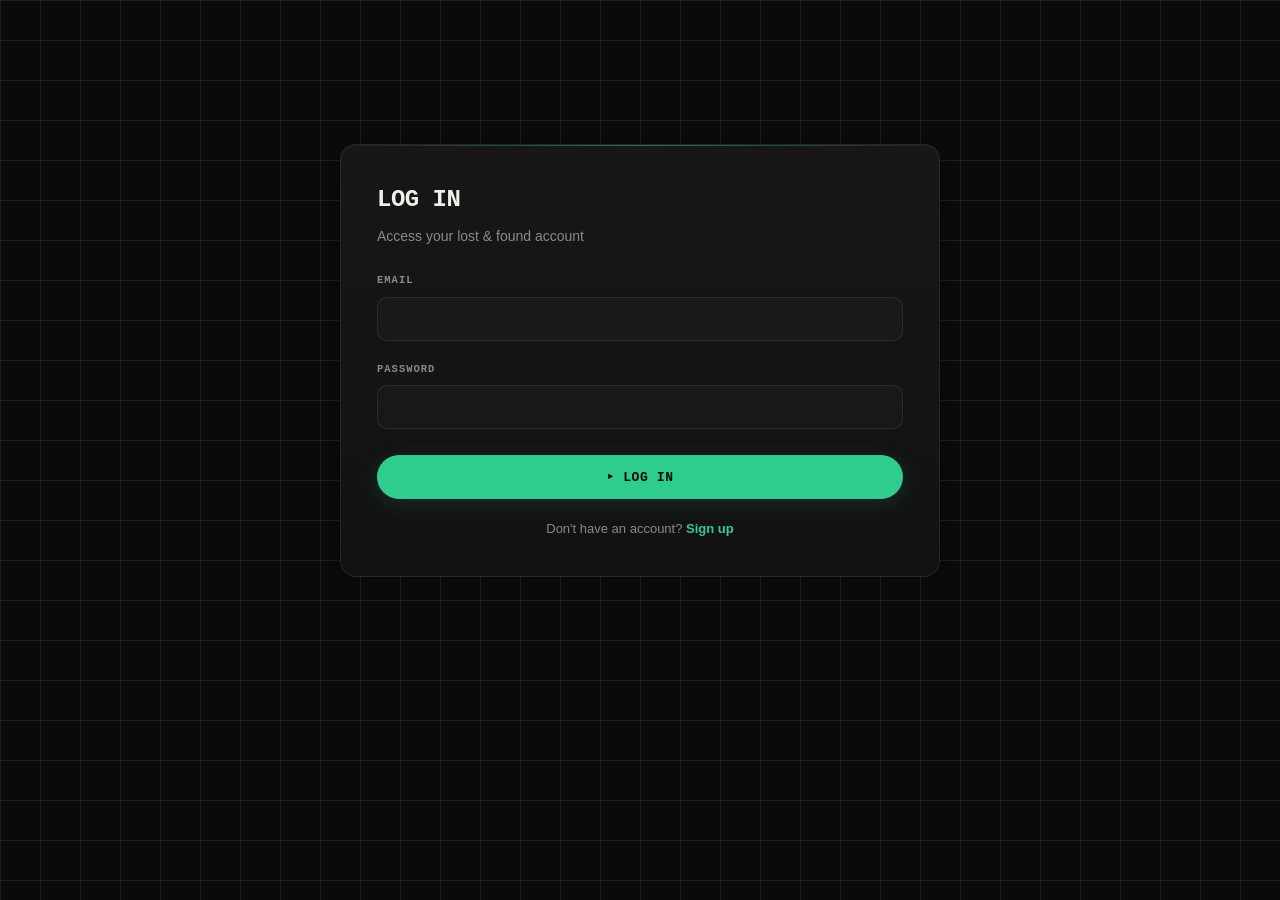
<file: frontend/index.html>
<!DOCTYPE html>
<html lang="en">
<head>
  <meta charset="UTF-8">
  <title>Lost & Found Matcher</title>
  <link rel="stylesheet" href="css/style.css">
</head>
<body>
  <nav>
    <a href="index.html" class="active">Post Item</a>
    <a href="browse.html">Browse Found</a>
    <a href="matches.html">My Matches</a>
    <a href="claims.html">Review Claims</a>
    <a href="activity.html">My Activity</a>
    <a href="#" id="logoutLink">Log out</a>
  </nav>

  <div class="container" style="margin-top: 20px;">
    <div class="card">
      <h1>Report an item</h1>
      <p class="subtitle">Upload a photo so we can find a match automatically</p>

      <form id="postForm">
  <div class="form-grid">
    <div>
      <label>Type</label>
      <div class="custom-select">
        <div class="custom-select-trigger"><span>Lost</span></div>
        <input type="hidden" id="type" value="lost">
        <div class="custom-select-options">
          <div class="custom-select-option selected" data-value="lost">Lost</div>
          <div class="custom-select-option" data-value="found">Found</div>
        </div>
      </div>
    </div>

    <div>
      <label for="category">Category</label>
      <input type="text" id="category" placeholder="e.g. backpack" required>
    </div>

    <div class="full-width">
      <label for="description">Description</label>
      <textarea id="description" rows="3" placeholder="Color, brand, identifying details" required></textarea>
    </div>

    <div>
      <label for="location">Location</label>
      <input type="text" id="location" placeholder="e.g. Library" required>
    </div>

    <div>
      <label for="image">Photo</label>
      <input type="file" id="image" accept="image/*" required>
    </div>
  </div>

  <button type="submit" id="submitBtn">Post item</button>
  <div class="error" id="errorMsg"></div>
</form>

      <div id="matchResult" style="margin-top: 20px; display: none;"></div>
    </div>
  </div>

  <script src="js/api.js"></script>
  <script>initCustomSelects();</script>
  <script>
    requireAuth();

    document.getElementById("logoutLink").addEventListener("click", (e) => {
      e.preventDefault();
      clearToken();
      window.location.href = "login.html";
    });

    document.getElementById("postForm").addEventListener("submit", async (e) => {
      e.preventDefault();
      const submitBtn = document.getElementById("submitBtn");
      const errorMsg = document.getElementById("errorMsg");
      const matchResult = document.getElementById("matchResult");
      errorMsg.style.display = "none";
      matchResult.style.display = "none";
      submitBtn.disabled = true;
      submitBtn.textContent = "Posting...";

      const formData = new FormData();
      formData.append("type", document.getElementById("type").value);
      formData.append("category", document.getElementById("category").value);
      formData.append("description", document.getElementById("description").value);
      formData.append("location", document.getElementById("location").value);
      formData.append("image", document.getElementById("image").files[0]);

      try {
        const item = await apiRequest("/items/", {
          method: "POST",
          body: formData,
        });

        // check for matches right after posting
        let matches = [];
        try {
          matches = await apiRequest(`/items/${item.id}/matches`);
        } catch (e) {
          matches = []; // no matches found is fine
        }

        matchResult.style.display = "block";
        if (matches.length > 0) {
          matchResult.innerHTML = `<strong style="color: var(--success);">Item posted — ${matches.length} possible match(es) found!</strong> Check "My Matches" to review.`;
        } else {
          matchResult.innerHTML = `<strong>Item posted.</strong> No matches yet — we'll keep checking as new items come in.`;
        }

        document.getElementById("postForm").reset();
      } catch (err) {
        errorMsg.textContent = err.message;
        errorMsg.style.display = "block";
      } finally {
        submitBtn.disabled = false;
        submitBtn.textContent = "Post item";
      }
    });
  </script>
</body>
</html>
</file>
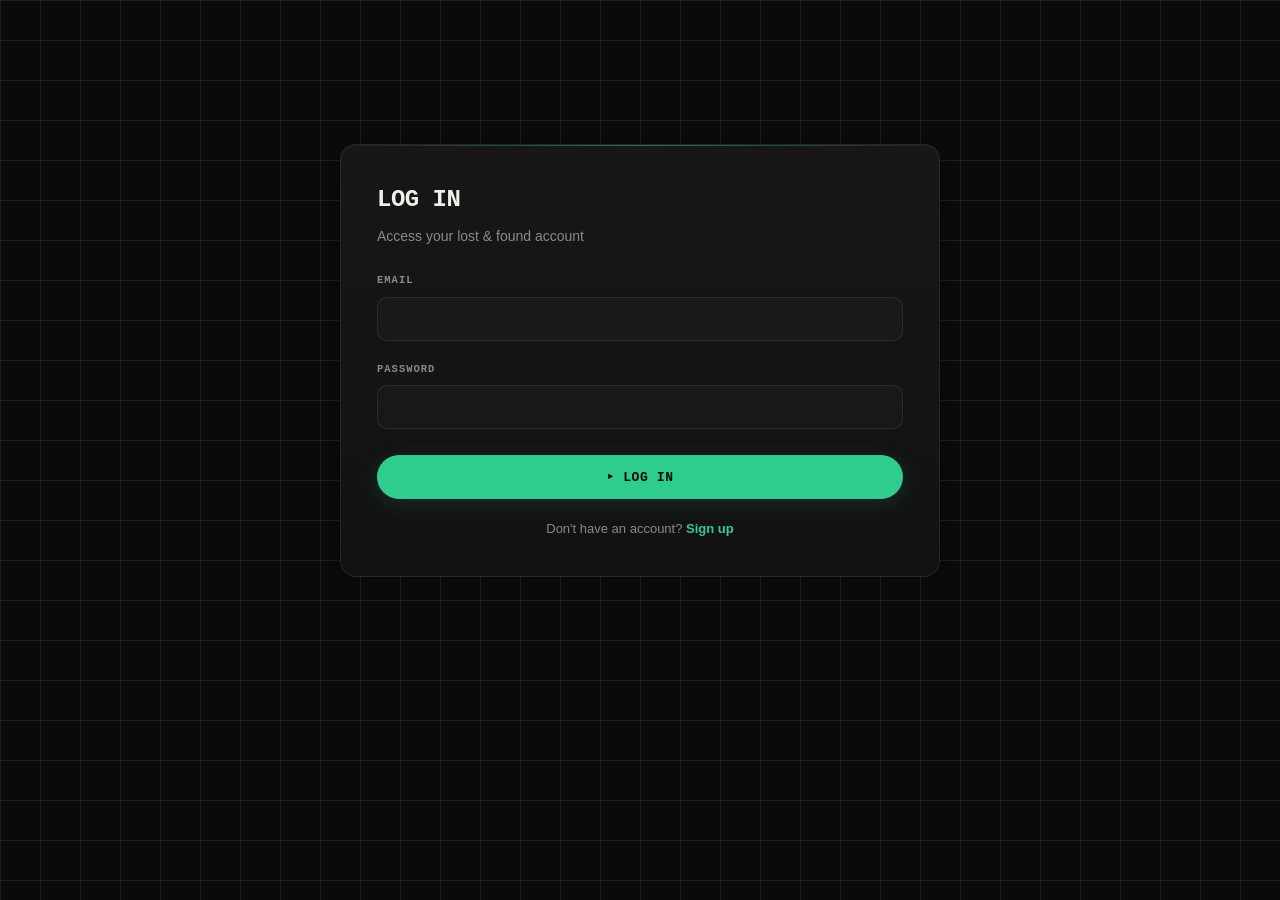
<file: frontend/activity.html>
<!DOCTYPE html>
<html lang="en">
<head>
  <meta charset="UTF-8">
  <title>My Activity — Lost & Found</title>
  <link rel="stylesheet" href="css/style.css">
</head>
<body>
  <nav>
    <a href="index.html">Post Item</a>
    <a href="browse.html">Browse Found</a>
    <a href="matches.html">My Matches</a>
    <a href="claims.html">Review Claims</a>
    <a href="activity.html" class="active">My Activity</a>
    <a href="#" id="logoutLink">Log out</a>
  </nav>

  <div class="container" style="max-width: 900px;">
    <div class="card">
      <h1>My activity</h1>
      <p class="subtitle">Track your posted items and claim status</p>
    </div>

    <h2 style="font-family:'Courier New',monospace; font-size:14px; text-transform:uppercase; letter-spacing:1px; color:var(--muted); margin:32px 0 12px;">My posted items</h2>
    <div id="myItemsList" class="tile-grid"></div>

    <h2 style="font-family:'Courier New',monospace; font-size:14px; text-transform:uppercase; letter-spacing:1px; color:var(--muted); margin:32px 0 12px;">Claims I've submitted</h2>
    <div id="myClaimsList" class="tile-grid"></div>
  </div>

  <script src="js/api.js"></script>
  <script>
    requireAuth();

    document.getElementById("logoutLink").addEventListener("click", (e) => {
      e.preventDefault();
      clearToken();
      window.location.href = "login.html";
    });

    async function loadMyItems() {
      const container = document.getElementById("myItemsList");
      try {
        const items = await apiRequest("/items/mine/all");
        if (items.length === 0) {
          container.innerHTML = `<p style="color: var(--muted);">You haven't posted any items yet.</p>`;
          return;
        }
        container.innerHTML = items.map(item => `
          <div class="item-card">
            <span class="badge badge-${item.type}">${item.type}</span>
            <h3>${item.category}</h3>
            <p>${item.description}</p>
            <p><strong>Location:</strong> ${item.location}</p>
          </div>
        `).join("");
      } catch (err) {
        container.innerHTML = `<p style="color: var(--danger);">${err.message}</p>`;
      }
    }

    async function loadMyClaims() {
      const container = document.getElementById("myClaimsList");
      try {
        const claims = await apiRequest("/items/my-claims/submitted");
        if (claims.length === 0) {
          container.innerHTML = `<p style="color: var(--muted);">You haven't submitted any claims yet.</p>`;
          return;
        }

        const cards = await Promise.all(claims.map(async (c) => {
          let itemInfo = "";
          try {
            const item = await apiRequest(`/items/${c.item_id}`);
            itemInfo = `<p><strong>Item:</strong> ${item.category} — ${item.description}</p>`;
          } catch {
            itemInfo = `<p><strong>Item:</strong> (no longer available)</p>`;
          }

          const statusColor = c.status === 'approved' ? 'found' : c.status === 'rejected' ? 'lost' : '';
          return `
            <div class="item-card">
              <span class="badge badge-${statusColor}">${c.status}</span>
              <h3>Your claim</h3>
              ${itemInfo}
              <p><strong>Your proof:</strong> "${c.identifying_answer}"</p>
              <p><strong>Submitted:</strong> ${new Date(c.created_at).toLocaleString()}</p>
              ${c.status === 'approved' ? `
                <p style="color:var(--success); font-weight:700; margin-top:8px;">✓ Approved!</p>
                <button onclick="getContact('${c.id}')" style="margin-top:10px;">Get finder's contact info</button>
                <p id="contact-${c.id}" style="margin-top:8px; font-weight:600;"></p>
              ` : ''}
              ${c.status === 'rejected' ? `<p style="color:var(--danger); font-weight:700; margin-top:8px;">✗ Rejected — this wasn't a match.</p>` : ''}
            </div>
          `;
        }));

        container.innerHTML = cards.join("");
      } catch (err) {
        container.innerHTML = `<p style="color: var(--danger);">${err.message}</p>`;
      }
    }

    async function getContact(claimId) {
      try {
        const contact = await apiRequest(`/items/claims/${claimId}/contact`);
        document.getElementById(`contact-${claimId}`).textContent = `Email: ${contact.email}`;
      } catch (err) {
        alert("Error: " + err.message);
      }
    }

    loadMyItems();
    loadMyClaims();
  </script>
</body>
</html>
</file>
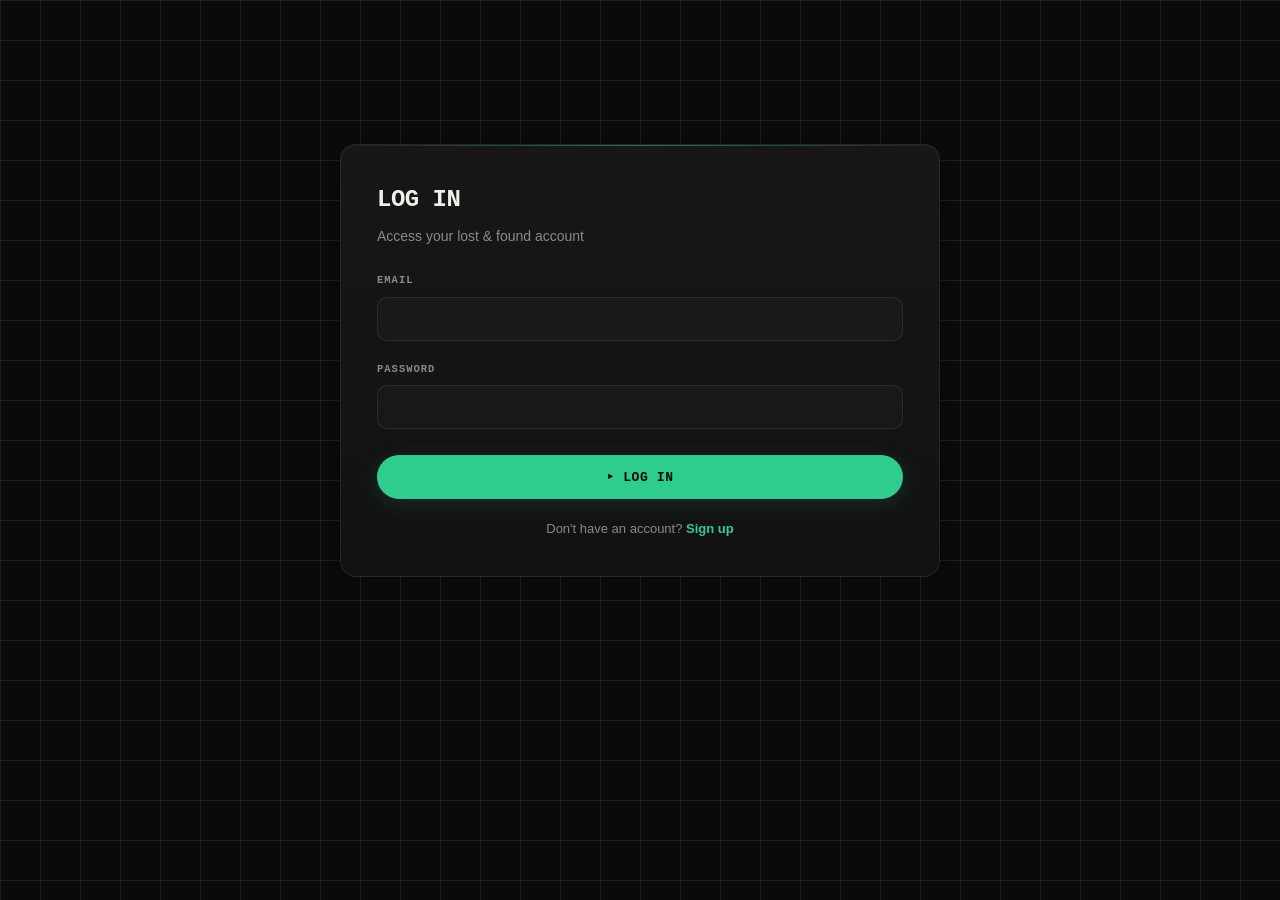
<file: frontend/browse.html>
<!DOCTYPE html>
<html lang="en">
<head>
  <meta charset="UTF-8">
  <title>Browse Found Items — Lost & Found</title>
  <link rel="stylesheet" href="css/style.css">
</head>
<body>
  <nav>
    <a href="index.html">Post Item</a>
    <a href="browse.html" class="active">Browse Found</a>
    <a href="matches.html">My Matches</a>
    <a href="claims.html">Review Claims</a>
    <a href="activity.html">My Activity</a>
    <a href="#" id="logoutLink">Log out</a>
  </nav>
 
  <div class="container" style="max-width: 900px;">
    <div class="card">
      <h1>Browse found items</h1>
      <p class="subtitle">No photo of your lost item? Search here instead</p>
 
      <div class="form-grid">
        <div>
          <label>Looking in</label>
          <div class="custom-select">
            <div class="custom-select-trigger"><span>Found items</span></div>
            <input type="hidden" id="searchType" value="found">
            <div class="custom-select-options">
              <div class="custom-select-option selected" data-value="found">Found items</div>
              <div class="custom-select-option" data-value="lost">Lost items</div>
            </div>
          </div>
        </div>
 
        <div>
          <label for="searchCategory">Category</label>
          <input type="text" id="searchCategory" placeholder="e.g. backpack">
        </div>
 
        <div>
          <label for="searchLocation">Location</label>
          <input type="text" id="searchLocation" placeholder="e.g. Library">
        </div>
 
        <div>
          <label for="searchText">Keyword</label>
          <input type="text" id="searchText" placeholder="e.g. black, blue elephant">
        </div>
      </div>
 
      <button id="searchBtn">Search</button>
    </div>
 
    <div id="results" class="tile-grid" style="margin-top: 24px;"></div>
  </div>
 
  <script src="js/api.js"></script>
  <script>initCustomSelects();</script>
  <script>
    requireAuth();
 
    document.getElementById("logoutLink").addEventListener("click", (e) => {
      e.preventDefault();
      clearToken();
      window.location.href = "login.html";
    });
 
    async function runSearch() {
      const type = document.getElementById("searchType").value;
      const category = document.getElementById("searchCategory").value;
      const location = document.getElementById("searchLocation").value;
      const search = document.getElementById("searchText").value;
 
      const params = new URLSearchParams({ type });
      if (category) params.append("category", category);
      if (location) params.append("location", location);
      if (search) params.append("search", search);
 
      const results = document.getElementById("results");
      results.innerHTML = `<p style="color: var(--muted);">Searching...</p>`;
 
      try {
        const items = await apiRequest(`/items/browse?${params.toString()}`);
        if (items.length === 0) {
          results.innerHTML = `<p style="color: var(--muted);">No items found. Try different filters.</p>`;
          return;
        }
        results.innerHTML = items.map(item => `
          <div class="item-card">
            <span class="badge badge-${item.type}">${item.type}</span>
            <h3>${item.category}</h3>
            <p>${item.description}</p>
            <p><strong>Location:</strong> ${item.location}</p>
            <img src="http://localhost:8000/${item.image_url}" style="width:100%; max-height:220px; object-fit:cover; border-radius:10px; margin-top:10px;" onerror="this.style.display='none'">
            <button onclick="submitClaim('${item.id}')">This is mine — claim it</button>
          </div>
        `).join("");
      } catch (err) {
        results.innerHTML = `<p style="color: var(--danger);">${err.message}</p>`;
      }
    }
 
    document.getElementById("searchBtn").addEventListener("click", runSearch);
 
    async function submitClaim(itemId) {
      const answer = prompt("Describe something only the true owner would know (mark, contents, sticker, etc):");
      if (!answer) return;
      try {
        await apiRequest(`/items/${itemId}/claim`, {
          method: "POST",
          headers: { "Content-Type": "application/json" },
          body: JSON.stringify({ identifying_answer: answer }),
        });
        alert("Claim submitted. The finder will review it.");
      } catch (err) {
        alert("Error: " + err.message);
      }
    }
 
    // run initial search on load
    runSearch();
  </script>
</body>
</html>
</file>
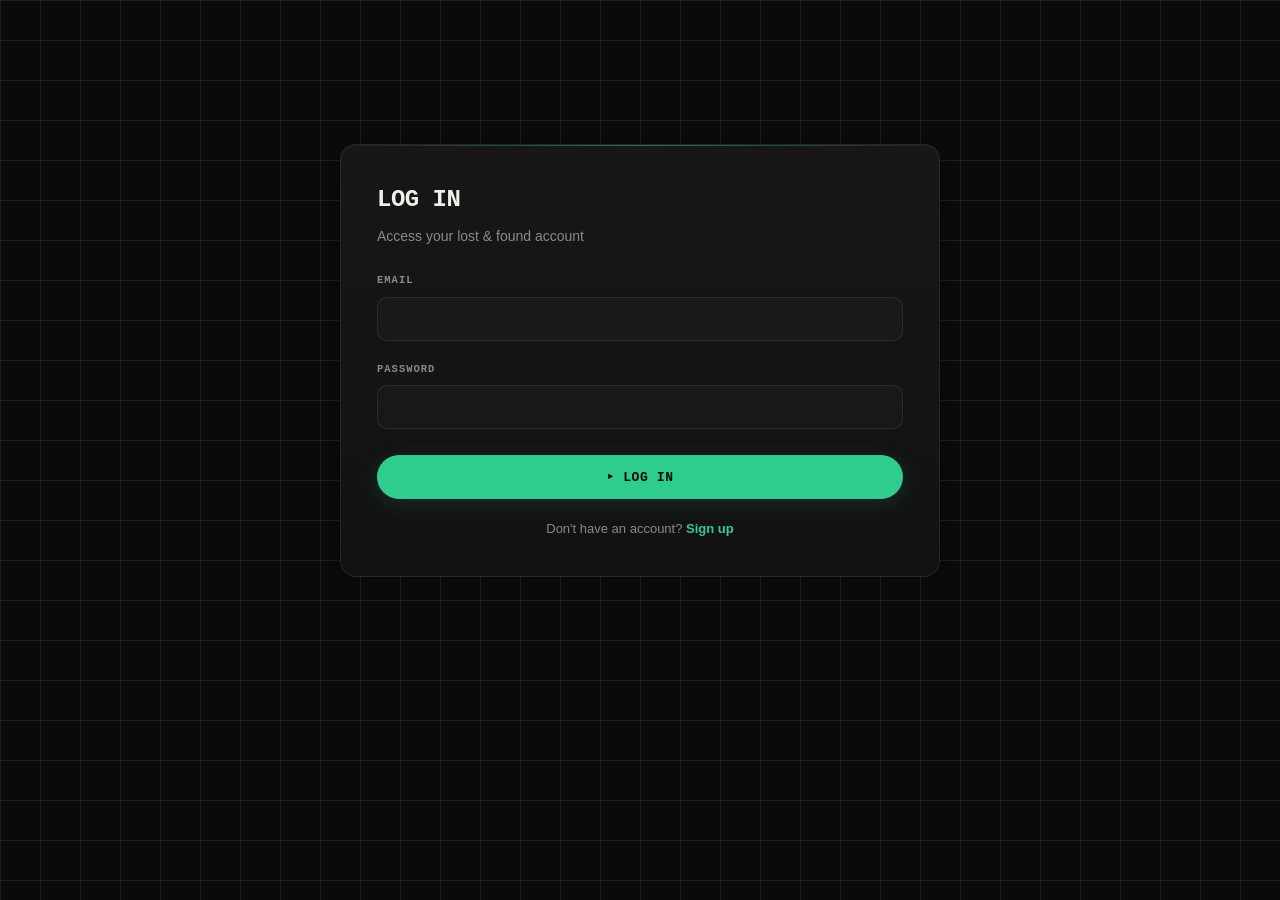
<file: frontend/claims.html>
<!DOCTYPE html>
<html lang="en">
<head>
  <meta charset="UTF-8">
  <title>Review Claims — Lost & Found</title>
  <link rel="stylesheet" href="css/style.css">
</head>
<body>
  <nav>
    <a href="index.html">Post Item</a>
    <a href="browse.html">Browse Found</a>
    <a href="matches.html">My Matches</a>
    <a href="claims.html" class="active">Review Claims</a>
    <a href="activity.html">My Activity</a>
    <a href="#" id="logoutLink">Log out</a>
  </nav>

<div class="container">
  <div class="card">
    <h1>Review claims</h1>
    <p class="subtitle">Select an item you posted to see claims against it</p>
  </div>

  <div id="myItems" class="tile-grid" style="margin-top: 24px;"></div>
  <div id="claimsList" style="margin-top: 24px;"></div>
</div>

<script src="js/api.js"></script>
<script>
  requireAuth();

  document.getElementById("logoutLink").addEventListener("click", (e) => {
    e.preventDefault();
    clearToken();
    window.location.href = "login.html";
  });

  async function loadMyItems() {
    const myItems = document.getElementById("myItems");
    try {
      const items = await apiRequest("/items/mine/all");
      if (items.length === 0) {
        myItems.innerHTML = `<p style="color: var(--muted);">You haven't posted any items yet.</p>`;
        return;
      }
      myItems.innerHTML = items.map(item => `
        <div class="item-card" style="cursor:pointer;" onclick="loadClaims('${item.id}')">
          <span class="badge badge-${item.type}">${item.type}</span>
          <h3>${item.category}</h3>
          <p>${item.description}</p>
        </div>
      `).join("");
    } catch (err) {
      myItems.innerHTML = `<p style="color: var(--danger);">${err.message}</p>`;
    }
  }

  async function loadClaims(itemId) {
    const claimsList = document.getElementById("claimsList");
    claimsList.innerHTML = `<p style="color: var(--muted);">Loading claims...</p>`;

    try {
      const claims = await apiRequest(`/items/${itemId}/claims`);
      if (claims.length === 0) {
        claimsList.innerHTML = `<p style="color: var(--muted);">No claims on this item yet.</p>`;
        return;
      }
      claimsList.innerHTML = claims.map(c => `
        <div class="item-card">
          <span class="badge badge-${c.status === 'approved' ? 'found' : c.status === 'rejected' ? 'lost' : ''}">${c.status}</span>
          <h3>Claim</h3>
          <p><strong>Proof:</strong> "${c.identifying_answer}"</p>
          <p><strong>Submitted:</strong> ${new Date(c.created_at).toLocaleString()}</p>
          ${c.status === 'pending' ? `
            <div style="display:flex; gap:10px; margin-top:12px;">
              <button onclick="updateClaim('${c.id}', 'approved')" style="margin-top:0;">Approve</button>
              <button onclick="updateClaim('${c.id}', 'rejected')" style="margin-top:0; background:var(--danger); color:white;">Reject</button>
            </div>
          ` : ''}
        </div>
      `).join("");
    } catch (err) {
      claimsList.innerHTML = `<p style="color: var(--danger);">${err.message}</p>`;
    }
  }

  async function updateClaim(claimId, status) {
    try {
      await apiRequest(`/items/claims/${claimId}`, {
        method: "PATCH",
        headers: { "Content-Type": "application/json" },
        body: JSON.stringify({ status }),
      });
      alert("Updated.");
    } catch (err) {
      alert("Error: " + err.message);
    }
  }

  loadMyItems();
</script>
</body>
</html>
</file>
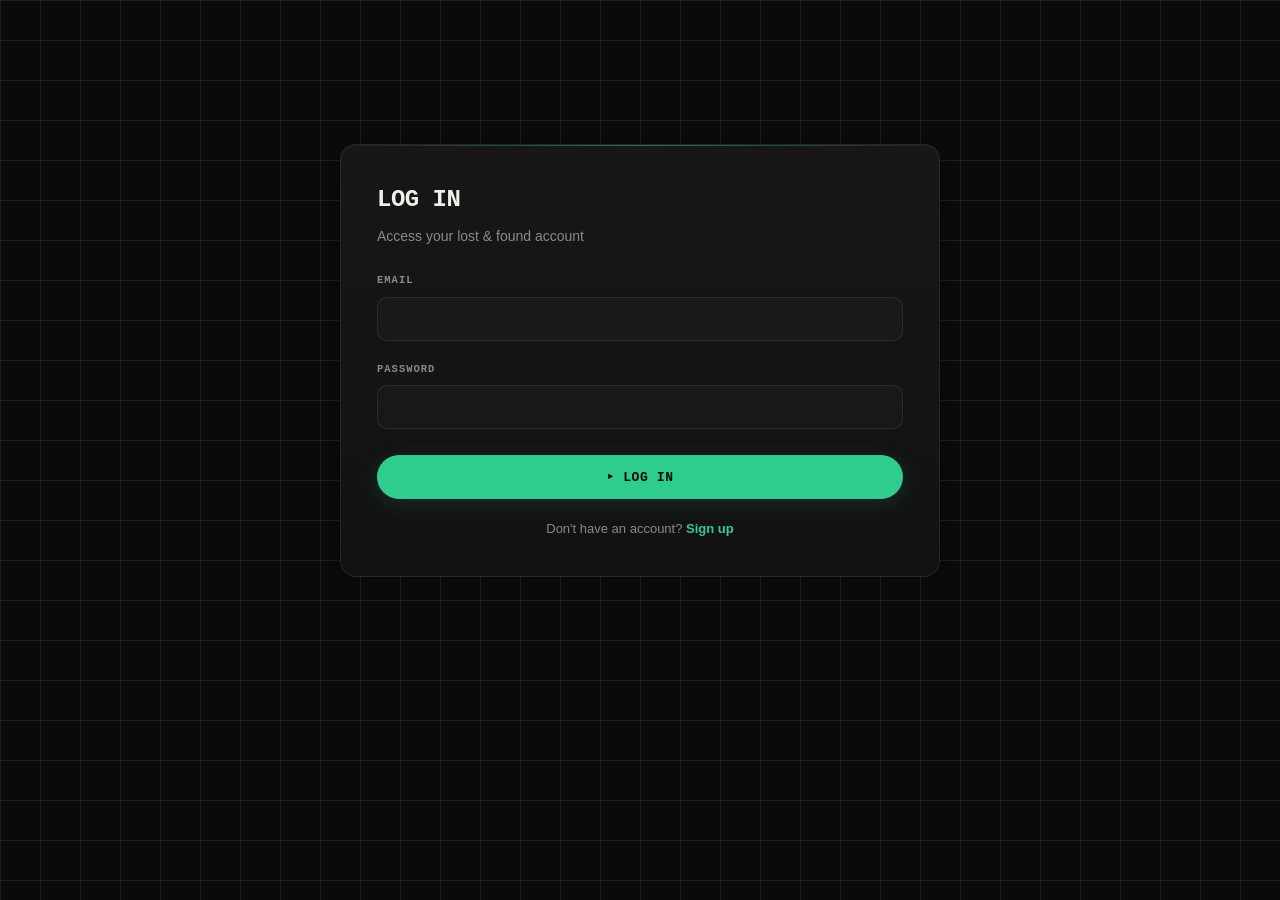
<file: frontend/login.html>
<!DOCTYPE html>
<html lang="en">
<head>
  <meta charset="UTF-8">
  <title>Log in — Lost & Found</title>
  <link rel="stylesheet" href="css/style.css">
</head>
<body>
  <div class="container">
    <div class="card">
      <h1>Log in</h1>
      <p class="subtitle">Access your lost & found account</p>

      <form id="loginForm">
        <label for="email">Email</label>
        <input type="email" id="email" required>

        <label for="password">Password</label>
        <input type="password" id="password" required>

        <button type="submit">Log in</button>
        <div class="error" id="errorMsg"></div>
      </form>

      <div class="link-row">
        Don't have an account? <a href="signup.html">Sign up</a>
      </div>
    </div>
  </div>

  <script src="js/api.js"></script>
  <script>
    document.getElementById("loginForm").addEventListener("submit", async (e) => {
      e.preventDefault();
      const email = document.getElementById("email").value;
      const password = document.getElementById("password").value;
      const errorMsg = document.getElementById("errorMsg");
      errorMsg.style.display = "none";

      try {
        const data = await apiRequest("/auth/login", {
          method: "POST",
          headers: { "Content-Type": "application/json" },
          body: JSON.stringify({ email, password }),
        });
        setToken(data.access_token);
        window.location.href = "index.html";
      } catch (err) {
        errorMsg.textContent = err.message;
        errorMsg.style.display = "block";
      }
    });
  </script>
</body>
</html>
</file>
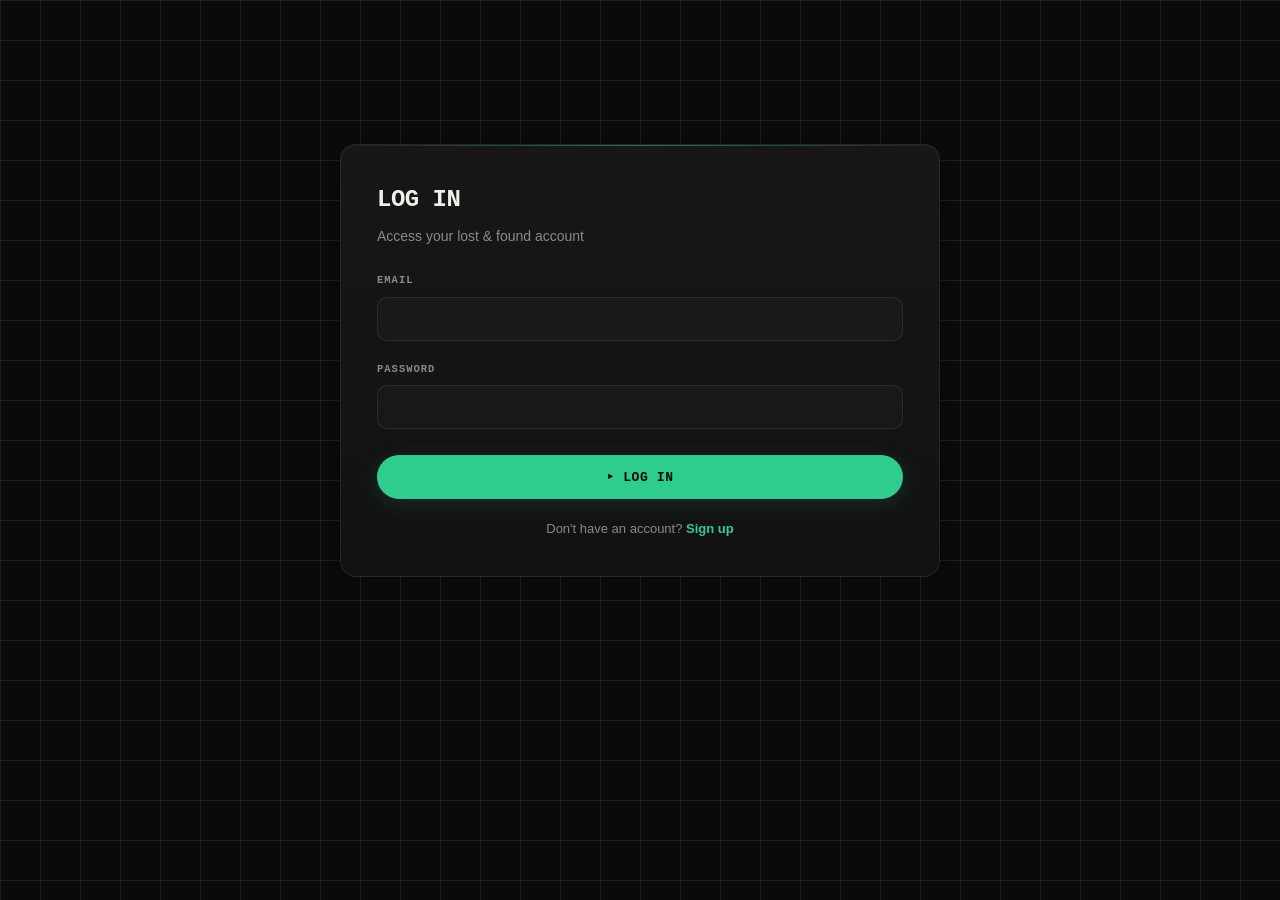
<file: frontend/matches.html>
<!DOCTYPE html>
<html lang="en">
<head>
  <meta charset="UTF-8">
  <title>My Matches — Lost & Found</title>
  <link rel="stylesheet" href="css/style.css">
</head>
<body>
  <nav>
    <a href="index.html">Post Item</a>
    <a href="browse.html">Browse Found</a>
    <a href="matches.html" class="active">My Matches</a>
    <a href="claims.html">Review Claims</a>
    <a href="activity.html">My Activity</a>
    <a href="#" id="logoutLink">Log out</a>
  </nav>

  <div class="container" style="max-width: 900px;">
    <div class="card">
      <h1>My matches</h1>
      <p class="subtitle">Auto-matched items based on your posts</p>
    </div>

    <div id="matchList" class="tile-grid" style="margin-top: 24px;"></div>
  </div>

<script src="js/api.js"></script>
<script>
  requireAuth();

  document.getElementById("logoutLink").addEventListener("click", (e) => {
    e.preventDefault();
    clearToken();
    window.location.href = "login.html";
  });

  async function loadMatches() {
    const matchList = document.getElementById("matchList");
    matchList.innerHTML = `<p style="color: var(--muted);">Loading...</p>`;

    try {
      const matches = await apiRequest("/items/my-matches");
      if (matches.length === 0) {
        matchList.innerHTML = `<p style="color: var(--muted);">No matches yet. Check back after posting an item.</p>`;
        return;
      }

      const cards = await Promise.all(matches.map(async (m) => {
        const [lostItem, foundItem] = await Promise.all([
          apiRequest(`/items/${m.lost_item_id}`),
          apiRequest(`/items/${m.found_item_id}`),
        ]);
        const pct = Math.round(m.similarity_score * 100);

        return `
          <div class="item-card">
            <span class="badge badge-${m.status === 'confirmed' ? 'found' : 'lost'}">${m.status}</span>
            <h3>${pct}% confidence match</h3>
            <p><strong>Lost:</strong> ${lostItem.category} — ${lostItem.description}</p>
            <p><strong>Found:</strong> ${foundItem.category} — ${foundItem.description}</p>
            <p><strong>Locations:</strong> ${lostItem.location} → ${foundItem.location}</p>
            <div class="similarity-bar"><div class="similarity-fill" style="width:${pct}%"></div></div>
            ${m.status === 'pending' ? `<button onclick="approveMatch('${m.id}')">Confirm this match</button>` : ''}
          </div>
        `;
      }));

      matchList.innerHTML = cards.join("");
    } catch (err) {
      matchList.innerHTML = `<p style="color: var(--danger);">${err.message}</p>`;
    }
  }

  async function approveMatch(matchId) {
    try {
      await apiRequest(`/items/matches/${matchId}`, {
        method: "PATCH",
        headers: { "Content-Type": "application/json" },
        body: JSON.stringify({ status: "confirmed" }),
      });
      loadMatches();
    } catch (err) {
      alert("Error: " + err.message);
    }
  }

  loadMatches();
</script>
</body>
</html>
</file>
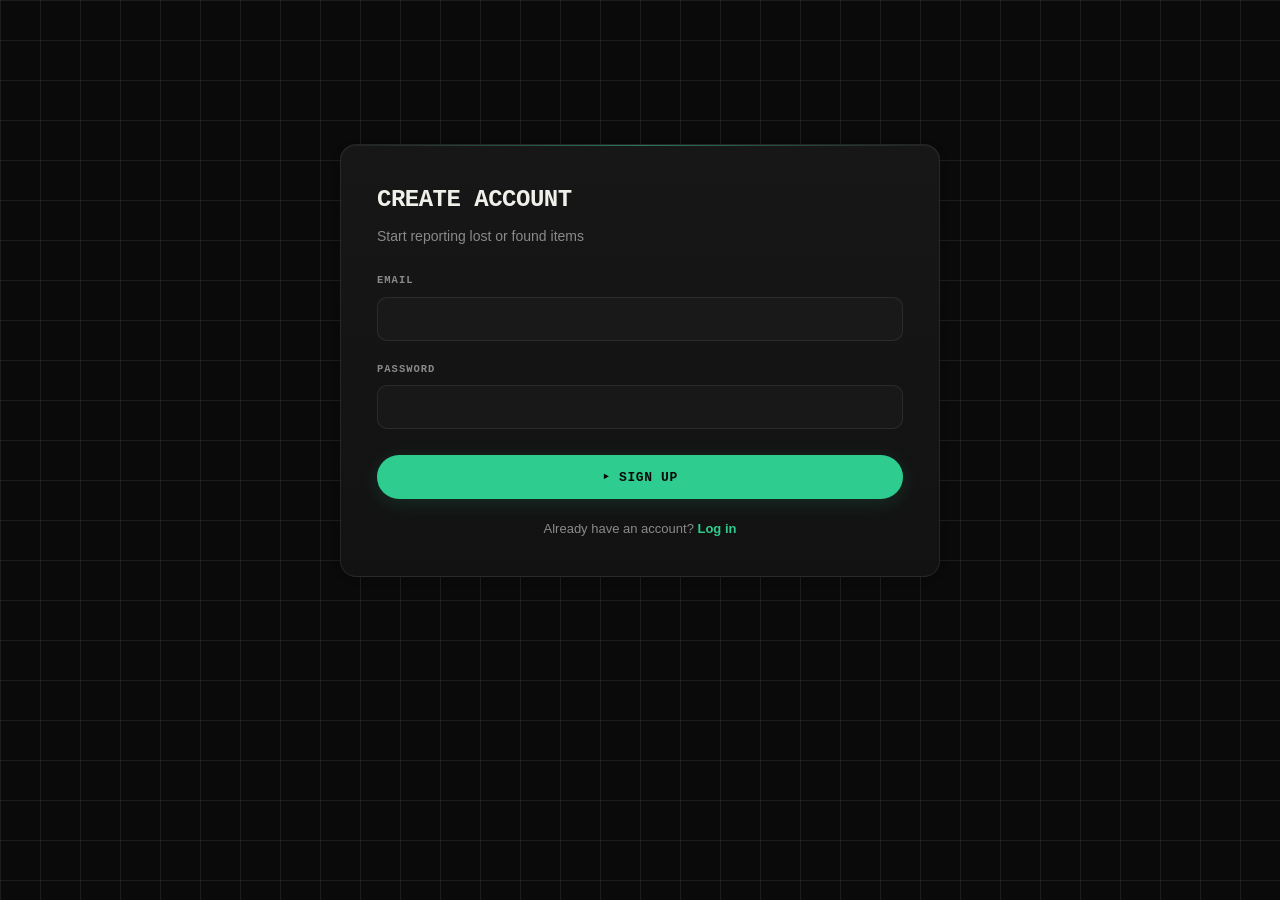
<file: frontend/signup.html>
<!DOCTYPE html>
<html lang="en">
<head>
  <meta charset="UTF-8">
  <title>Sign up — Lost & Found</title>
  <link rel="stylesheet" href="css/style.css">
</head>
<body>
  <div class="container">
    <div class="card">
      <h1>Create account</h1>
      <p class="subtitle">Start reporting lost or found items</p>

      <form id="signupForm">
        <label for="email">Email</label>
        <input type="email" id="email" required>

        <label for="password">Password</label>
        <input type="password" id="password" required minlength="6">

        <button type="submit">Sign up</button>
        <div class="error" id="errorMsg"></div>
      </form>

      <div class="link-row">
        Already have an account? <a href="login.html">Log in</a>
      </div>
    </div>
  </div>

  <script src="js/api.js"></script>
  <script>
    document.getElementById("signupForm").addEventListener("submit", async (e) => {
      e.preventDefault();
      const email = document.getElementById("email").value;
      const password = document.getElementById("password").value;
      const errorMsg = document.getElementById("errorMsg");
      errorMsg.style.display = "none";

      try {
        await apiRequest("/auth/signup", {
          method: "POST",
          headers: { "Content-Type": "application/json" },
          body: JSON.stringify({ email, password }),
        });
        // auto-login after signup
        const data = await apiRequest("/auth/login", {
          method: "POST",
          headers: { "Content-Type": "application/json" },
          body: JSON.stringify({ email, password }),
        });
        setToken(data.access_token);
        window.location.href = "index.html";
      } catch (err) {
        errorMsg.textContent = err.message;
        errorMsg.style.display = "block";
      }
    });
  </script>
</body>
</html>
</file>
<file: frontend/css/style.css>
:root {
  --bg: #0A0A0A;
  --surface: #141414;
  --surface-hover: #1B1B1B;
  --accent: #2ECC8F;
  --accent-dim: rgba(46, 204, 143, 0.12);
  --ink: #0A0A0A;
  --text: #F0EFEA;
  --muted: #8A8A8A;
  --border: rgba(255, 255, 255, 0.08);
  --success: #2ECC8F;
  --danger: #E5484D;
}

* { box-sizing: border-box; margin: 0; padding: 0; }

body {
  font-family: -apple-system, BlinkMacSystemFont, "Segoe UI", Helvetica, Arial, sans-serif;
  background:
    linear-gradient(var(--border) 1px, transparent 1px),
    linear-gradient(90deg, var(--border) 1px, transparent 1px),
    var(--bg);
  background-size: 40px 40px;
  color: var(--text);
  line-height: 1.6;
  min-height: 100vh;
  padding-top: 84px; /* clears the fixed nav height */
}

.container {
  max-width: 640px;
  margin: 0 auto;
  padding: 60px 20px;
}

.card {
  background: linear-gradient(180deg, #171717 0%, #121212 100%);
  border: 1px solid var(--border);
  border-radius: 16px;
  padding: 36px;
  box-shadow:
    0 1px 0 rgba(255,255,255,0.04) inset,
    0 2px 8px rgba(0,0,0,0.15);
  position: relative;
  overflow: hidden;
}

.card::before {
  content: "";
  position: absolute;
  top: 0; left: 0; right: 0;
  height: 1px;
  background: linear-gradient(90deg, transparent, var(--accent), transparent);
  opacity: 0.5;
}

h1 {
  font-family: "Courier New", monospace;
  font-size: 24px;
  font-weight: 800;
  text-transform: uppercase;
  letter-spacing: -0.5px;
  margin-bottom: 6px;
  color: var(--text);
  position: relative;
}

.subtitle {
  color: var(--muted);
  font-size: 14px;
  margin-bottom: 24px;
}

label {
  display: block;
  font-family: "Courier New", monospace;
  font-size: 10.5px;
  font-weight: 700;
  text-transform: uppercase;
  letter-spacing: 1px;
  margin-bottom: 8px;
  margin-top: 20px;
  color: var(--muted);
  transition: color 0.15s ease;
}

input, select, textarea {
  width: 100%;
  padding: 13px 16px;
  border: 1px solid var(--border);
  border-radius: 10px;
  font-size: 14px;
  font-family: inherit;
  background: rgba(255,255,255,0.02);
  color: var(--text);
  transition: border-color 0.2s ease, box-shadow 0.2s ease, background 0.2s ease;
}
input:hover, select:hover, textarea:hover {
  border-color: rgba(255,255,255,0.16);
}

input:focus, select:focus, textarea:focus {
  outline: none;
  border-color: var(--accent);
  background: rgba(46, 204, 143, 0.03);
  box-shadow: 0 0 0 3px rgba(46, 204, 143, 0.12);
}

input::placeholder, textarea::placeholder { color: #4A4A4A; }

select {
  appearance: none;
  -webkit-appearance: none;
  -moz-appearance: none;
  background-image: url("data:image/svg+xml,%3Csvg xmlns='http://www.w3.org/2000/svg' width='12' height='8'%3E%3Cpath d='M1 1l5 5 5-5' stroke='%238A8A8A' stroke-width='1.5' fill='none' stroke-linecap='round'/%3E%3C/svg%3E");
  background-repeat: no-repeat;
  background-position: right 16px center;
  padding-right: 40px;
  cursor: pointer;
}

input[type="file"] {
  padding: 10px 14px;
  cursor: pointer;
}

input[type="file"]::file-selector-button {
  background: var(--accent);
  color: var(--ink);
  border: none;
  padding: 7px 14px;
  border-radius: 6px;
  font-family: "Courier New", monospace;
  font-size: 11px;
  font-weight: 700;
  text-transform: uppercase;
  margin-right: 12px;
  cursor: pointer;
}

button {
  width: 100%;
  padding: 14px;
  background: var(--accent);
  color: var(--ink);
  border: none;
  border-radius: 999px;
  font-family: "Courier New", monospace;
  font-size: 13px;
  font-weight: 800;
  text-transform: uppercase;
  letter-spacing: 0.6px;
  cursor: pointer;
  margin-top: 26px;
  box-shadow: 0 4px 20px rgba(46, 204, 143, 0.15);
  transition: opacity 0.15s ease, transform 0.15s ease, box-shadow 0.15s ease;
}

button::before { content: "‣ "; }

button:hover {
  opacity: 0.9;
  transform: translateY(-1px);
  box-shadow: 0 3px 10px rgba(46, 204, 143, 0.2);
}
button:active { transform: translateY(0); }

button:disabled {
  background: #2A2A2A;
  color: var(--muted);
  cursor: not-allowed;
  transform: none;
  box-shadow: none;
}
button:disabled::before { content: ""; }

.error {
  color: var(--danger);
  font-size: 13px;
  margin-top: 12px;
  font-family: "Courier New", monospace;
  display: none;
}

.link-row {
  text-align: center;
  margin-top: 20px;
  font-size: 13px;
  color: var(--muted);
}

.link-row a { color: var(--accent); text-decoration: none; font-weight: 600; }

nav {
  position: fixed;
  top: 0;
  left: 0;
  right: 0;
  z-index: 100;
  max-width: 900px;
  margin: 0 auto;
  display: flex;
  align-items: center;
  justify-content: center;
  gap: 8px;
  padding: 20px;
  flex-wrap: wrap;
  /* background: rgba(10, 10, 10, 0.85); */
  backdrop-filter: blur(10px);
  border-bottom: 1px solid var(--border);
}

nav a {
  text-decoration: none;
  color: var(--text);
  font-family: "Courier New", monospace;
  font-size: 12px;
  font-weight: 700;
  text-transform: uppercase;
  letter-spacing: 0.5px;
  background: var(--surface);
  border: 1px solid var(--border);
  padding: 9px 18px;
  border-radius: 999px;
  transition: all 0.15s ease;
}

nav a:hover { border-color: var(--accent); color: var(--accent); }
nav a.active { background: var(--accent); color: var(--ink); border-color: var(--accent); }

/* item/match cards */
.item-card {
  background: var(--surface);
  border: 1px solid var(--border);
  border-radius: 12px;
  padding: 20px;
  margin-bottom: 14px;
  box-shadow: 0 2px 6px rgba(0,0,0,0.12);
}

.item-card h3 {
  font-family: "Courier New", monospace;
  font-size: 15px;
  font-weight: 800;
  text-transform: uppercase;
  margin-bottom: 6px;
  color: var(--text);
}

.item-card p {
  font-size: 13px;
  color: var(--muted);
  margin-bottom: 4px;
}

.badge {
  display: inline-block;
  padding: 4px 12px;
  border-radius: 999px;
  font-family: "Courier New", monospace;
  font-size: 10px;
  font-weight: 800;
  text-transform: uppercase;
  letter-spacing: 0.5px;
  margin-top: 4px;
  border: 1px solid;
}

.badge-lost { background: rgba(229, 72, 77, 0.1); color: #E5484D; border-color: rgba(229, 72, 77, 0.3); }
.badge-found { background: var(--accent-dim); color: var(--accent); border-color: rgba(46, 204, 143, 0.3); }

.similarity-bar {
  height: 5px;
  background: #222;
  border-radius: 999px;
  overflow: hidden;
  margin-top: 10px;
}

.similarity-fill {
  height: 100%;
  background: var(--accent);
  border-radius: 999px;
}

.tile-grid {
  display: grid;
  grid-template-columns: repeat(auto-fill, minmax(240px, 1fr));
  gap: 16px;
}

.tile-grid .item-card {
  margin-bottom: 0;
}

.custom-select {
  position: relative;
}

.custom-select-trigger {
  width: 100%;
  padding: 13px 16px;
  border: 1px solid var(--border);
  border-radius: 10px;
  background: rgba(255,255,255,0.02);
  color: var(--text);
  font-size: 14px;
  font-family: inherit;
  cursor: pointer;
  display: flex;
  justify-content: space-between;
  align-items: center;
  transition: border-color 0.2s ease, box-shadow 0.2s ease;
}

.custom-select-trigger:hover { border-color: rgba(255,255,255,0.16); }

.custom-select.open .custom-select-trigger {
  border-color: var(--accent);
  box-shadow: 0 0 0 3px rgba(46, 204, 143, 0.12);
}

.custom-select-trigger::after {
  content: "";
  width: 10px;
  height: 6px;
  background-image: url("data:image/svg+xml,%3Csvg xmlns='http://www.w3.org/2000/svg' width='12' height='8'%3E%3Cpath d='M1 1l5 5 5-5' stroke='%238A8A8A' stroke-width='1.5' fill='none' stroke-linecap='round'/%3E%3C/svg%3E");
  background-repeat: no-repeat;
  transition: transform 0.2s ease;
}

.custom-select.open .custom-select-trigger::after { transform: rotate(180deg); }

.custom-select-options {
  position: absolute;
  top: calc(100% + 6px);
  left: 0;
  right: 0;
  background: #171717;
  border: 1px solid var(--border);
  border-radius: 10px;
  overflow: hidden;
  z-index: 10;
  box-shadow: 0 12px 30px rgba(0,0,0,0.5);
  display: none;
}

.custom-select.open .custom-select-options { display: block; }

.custom-select-option {
  padding: 12px 16px;
  font-size: 14px;
  color: var(--text);
  cursor: pointer;
  transition: background 0.12s ease;
}

.custom-select-option:hover,
.custom-select-option.selected {
  background: var(--accent-dim);
  color: var(--accent);
}


.form-grid {
  display: grid;
  grid-template-columns: 1fr 1fr;
  gap: 0 20px;
}

.form-grid .full-width {
  grid-column: 1 / -1;
}

.form-grid label {
  margin-top: 20px;
}

@media (max-width: 640px) {
  .form-grid {
    grid-template-columns: 1fr;
  }
}
</file>
